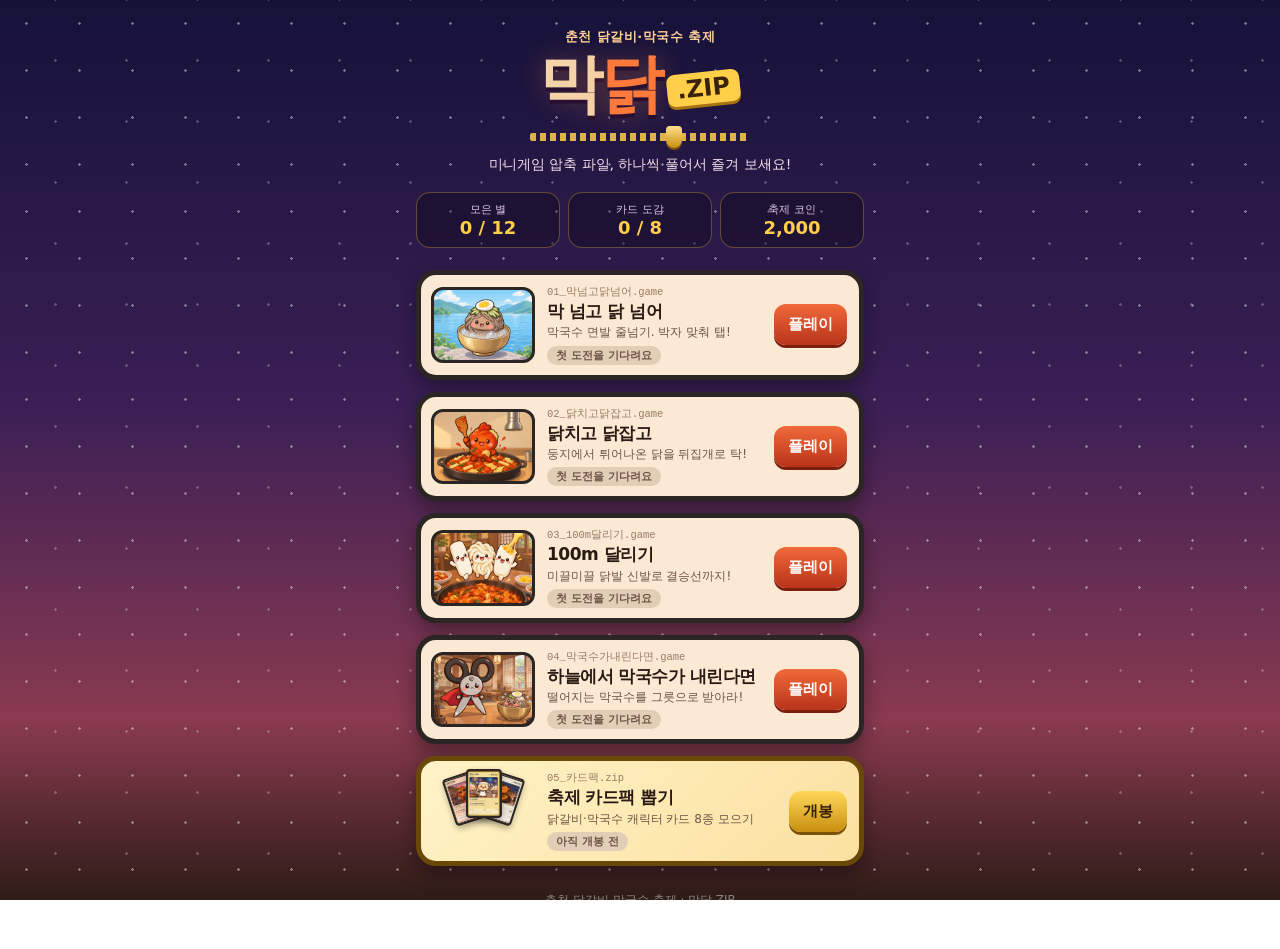
<file: index.html>
<!DOCTYPE html>
<html lang="ko">
<head>
<meta charset="UTF-8">
<meta name="viewport" content="width=device-width, initial-scale=1, viewport-fit=cover">
<meta name="theme-color" content="#151238">
<title>막닭.ZIP · 춘천 닭갈비 막국수 축제 미니게임</title>
<link rel="stylesheet" href="hub.css">
</head>
<body>
<div class="sky" aria-hidden="true"></div>
<main class="hub">
  <header class="hero">
    <p class="eyebrow">춘천 닭갈비·막국수 축제</p>
    <h1 class="logo">
      <span class="mak">막</span><span class="dak">닭</span><span class="zip">.ZIP</span>
    </h1>
    <div class="zipper" aria-hidden="true"><i></i></div>
    <p class="tagline">미니게임 압축 파일, 하나씩 풀어서 즐겨 보세요!</p>
    <div class="summary">
      <div><span>모은 별</span><b id="sumStars">0 / 12</b></div>
      <div><span>카드 도감</span><b id="sumCards">0 / 8</b></div>
      <div id="coinBox"><span>축제 코인</span><b id="sumCoins">-</b></div>
    </div>
  </header>

  <ol class="files">
    <li class="file" data-game="jumprope">
      <a class="thumb" href="minigames/jumprope/" style="--img:url(cards/02.png)" aria-label="막 넘고 닭 넘어 열기"></a>
      <div class="info">
        <p class="fname">01_막넘고닭넘어.game</p>
        <h2>막 넘고 닭 넘어</h2>
        <p class="desc">막국수 면발 줄넘기. 박자 맞춰 탭!</p>
        <p class="rec" data-rec></p>
      </div>
      <a class="btn" href="minigames/jumprope/">플레이</a>
    </li>

    <li class="file" data-game="whack">
      <a class="thumb" href="minigames/whack/" style="--img:url(cards/01.png)" aria-label="닭치고 닭잡고 열기"></a>
      <div class="info">
        <p class="fname">02_닭치고닭잡고.game</p>
        <h2>닭치고 닭잡고</h2>
        <p class="desc">둥지에서 튀어나온 닭을 뒤집개로 탁!</p>
        <p class="rec" data-rec></p>
      </div>
      <a class="btn" href="minigames/whack/">플레이</a>
    </li>

    <li class="file" data-game="run">
      <a class="thumb" href="minigames/run/" style="--img:url(cards/04.png)" aria-label="100m 달리기 열기"></a>
      <div class="info">
        <p class="fname">03_100m달리기.game</p>
        <h2>100m 달리기</h2>
        <p class="desc">미끌미끌 닭발 신발로 결승선까지!</p>
        <p class="rec" data-rec></p>
      </div>
      <a class="btn" href="minigames/run/">플레이</a>
    </li>

    <li class="file" data-game="catch">
      <a class="thumb" href="minigames/catch/" style="--img:url(cards/08.png)" aria-label="하늘에서 막국수가 내린다면 열기"></a>
      <div class="info">
        <p class="fname">04_막국수가내린다면.game</p>
        <h2>하늘에서 막국수가 내린다면</h2>
        <p class="desc">떨어지는 막국수를 그릇으로 받아라!</p>
        <p class="rec" data-rec></p>
      </div>
      <a class="btn" href="minigames/catch/">플레이</a>
    </li>

    <li class="file pack" data-game="gacha">
      <a class="thumb fan" href="gacha.html" aria-label="카드팩 열기">
        <i style="--img:url(cards/03.png)"></i><i style="--img:url(cards/07.png)"></i><i style="--img:url(cards/05.png)"></i>
      </a>
      <div class="info">
        <p class="fname">05_카드팩.zip</p>
        <h2>축제 카드팩 뽑기</h2>
        <p class="desc">닭갈비·막국수 캐릭터 카드 8종 모으기</p>
        <p class="rec" data-rec></p>
      </div>
      <a class="btn gold" href="gacha.html">개봉</a>
    </li>
  </ol>

  <footer class="foot">춘천 닭갈비 막국수 축제 · 막닭.ZIP</footer>
</main>
<div id="toast" role="status" aria-live="polite"></div>
<script src="wallet.js"></script>
<script src="hub.js"></script>
</body>
</html>
</file>
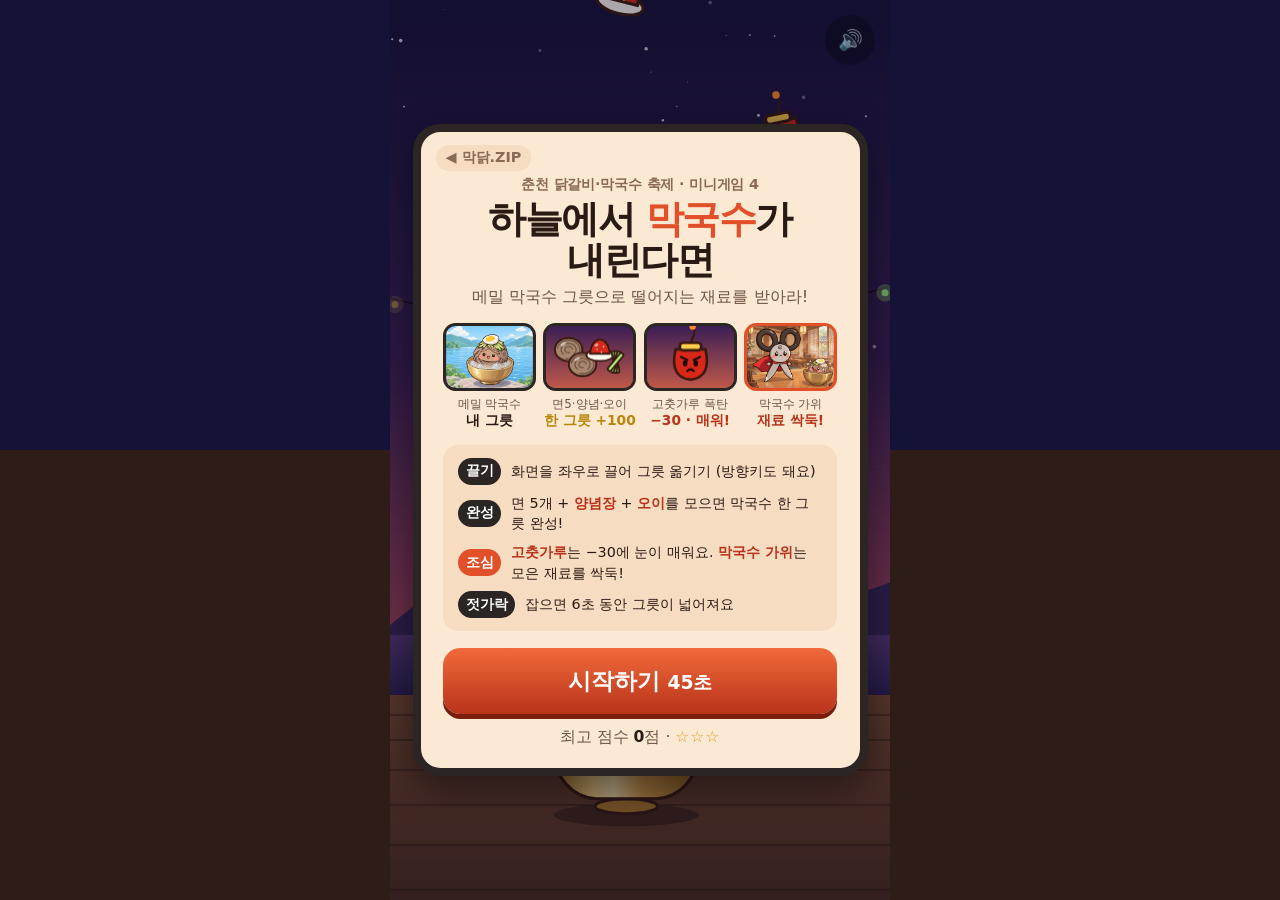
<file: minigames/catch/index.html>
<!DOCTYPE html>
<html lang="ko">
<head>
<meta charset="UTF-8">
<meta name="viewport" content="width=device-width, initial-scale=1, maximum-scale=1, user-scalable=no, viewport-fit=cover">
<meta name="theme-color" content="#151238">
<title>하늘에서 막국수가 내린다면 · 막닭.ZIP</title>
<link rel="stylesheet" href="../shared/ui.css">
<link rel="stylesheet" href="style.css">
</head>
<body>
<div id="wrap">
  <canvas id="game" aria-label="막국수 받기 게임 화면"></canvas>

  <div class="hud-btns">
    <button id="muteBtn" class="icon-btn" title="소리 켜기/끄기" aria-label="소리 켜기/끄기">🔊</button>
    <button id="pauseBtn" class="icon-btn hidden" title="일시정지" aria-label="일시정지">❚❚</button>
  </div>

  <!-- 시작 화면 -->
  <section id="title" class="overlay show">
    <div class="panel">
      <a class="back-link" href="../../index.html">◀ 막닭.ZIP</a>
      <p class="eyebrow">춘천 닭갈비·막국수 축제 · 미니게임 4</p>
      <h1>하늘에서 <em>막국수</em>가<br>내린다면</h1>
      <p class="sub">메밀 막국수 그릇으로 떨어지는 재료를 받아라!</p>

      <div class="cast four">
        <figure>
          <div class="art" style="--img:url(../../cards/02.png)"></div>
          <figcaption>메밀 막국수<b>내 그릇</b></figcaption>
        </figure>
        <figure>
          <div class="pwrap"><canvas class="portrait" data-kind="recipe"></canvas></div>
          <figcaption>면5·양념·오이<b class="gold-t">한 그릇 +100</b></figcaption>
        </figure>
        <figure>
          <div class="pwrap"><canvas class="portrait" data-kind="pepper"></canvas></div>
          <figcaption>고춧가루 폭탄<b class="no-t">−30 · 매워!</b></figcaption>
        </figure>
        <figure class="no">
          <div class="art" style="--img:url(../../cards/08.png)"></div>
          <figcaption>막국수 가위<b class="no-t">재료 싹둑!</b></figcaption>
        </figure>
      </div>

      <ul class="howto">
        <li><span class="k">끌기</span><span>화면을 좌우로 끌어 그릇 옮기기 (방향키도 돼요)</span></li>
        <li><span class="k">완성</span><span>면 5개 + <b>양념장</b> + <b>오이</b>를 모으면 막국수 한 그릇 완성!</span></li>
        <li><span class="k red">조심</span><span><b>고춧가루</b>는 −30에 눈이 매워요. <b>막국수 가위</b>는 모은 재료를 싹둑!</span></li>
        <li><span class="k">젓가락</span><span>잡으면 6초 동안 그릇이 넓어져요</span></li>
      </ul>

      <button id="startBtn" class="btn primary">시작하기 <small>45초</small></button>
      <p class="best">최고 점수 <b id="bestTitle">0</b>점 · <span id="starsTitle">☆☆☆</span></p>
    </div>
  </section>

  <!-- 일시정지 -->
  <section id="pause" class="overlay">
    <div class="panel small">
      <h2>잠깐 쉬는 중</h2>
      <p class="sub">하늘도 잠깐 쉬고 있어요</p>
      <button id="resumeBtn" class="btn primary">계속하기</button>
      <button id="quitBtn" class="btn ghost">그만하기</button>
    </div>
  </section>

  <!-- 결과 -->
  <section id="result" class="overlay">
    <div class="panel">
      <a class="back-link" href="../../index.html">◀ 막닭.ZIP</a>
      <p class="eyebrow">결과</p>
      <div class="big"><span id="resScore">0</span><small>점</small></div>
      <div class="stars" id="resStars"><i>★</i><i>★</i><i>★</i></div>
      <p class="goal" id="goalText"></p>
      <div id="newBest" class="newbest hidden">NEW 최고 점수!</div>
      <dl class="stats">
        <div><dt>완성 그릇</dt><dd id="resBowls">0</dd></div>
        <div><dt>받은 면</dt><dd id="resNoodles">0</dd></div>
        <div><dt>고춧가루</dt><dd id="resPepper">0</dd></div>
        <div><dt>최고 점수</dt><dd id="resBest">0</dd></div>
      </dl>
      <div class="reward" id="resReward"></div>
      <div class="boss">
        <div class="art" style="--img:url(../../cards/07.png)"></div>
        <p class="bubble" id="resLine"></p>
      </div>
      <div class="row">
        <button id="homeBtn" class="btn ghost">처음으로</button>
        <button id="retryBtn" class="btn primary">다시 하기</button>
      </div>
    </div>
  </section>
</div>
<script src="../../wallet.js"></script>
<script src="game.js"></script>
</body>
</html>
</file>
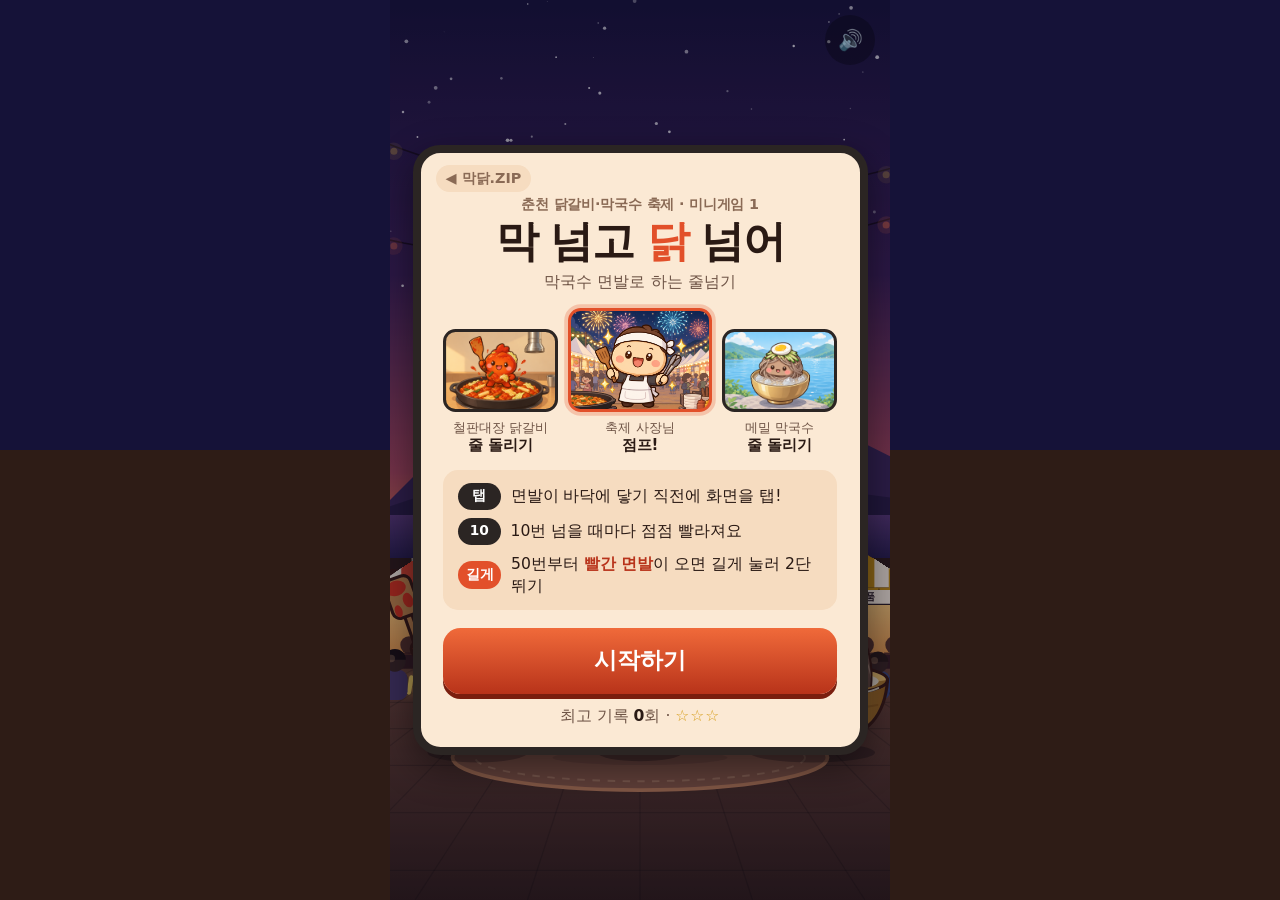
<file: minigames/jumprope/index.html>
<!DOCTYPE html>
<html lang="ko">
<head>
<meta charset="UTF-8">
<meta name="viewport" content="width=device-width, initial-scale=1, maximum-scale=1, user-scalable=no, viewport-fit=cover">
<meta name="theme-color" content="#151238">
<title>막 넘고 닭 넘어 · 춘천 닭갈비 막국수 축제</title>
<link rel="stylesheet" href="../shared/ui.css">
</head>
<body>
<div id="wrap">
  <canvas id="game" aria-label="줄넘기 게임 화면"></canvas>

  <div class="hud-btns">
    <button id="muteBtn" class="icon-btn" title="소리 켜기/끄기" aria-label="소리 켜기/끄기">🔊</button>
    <button id="pauseBtn" class="icon-btn hidden" title="일시정지" aria-label="일시정지">❚❚</button>
  </div>

  <!-- 시작 화면 -->
  <section id="title" class="overlay show">
    <div class="panel">
      <a class="back-link" href="../../index.html">◀ 막닭.ZIP</a>
      <p class="eyebrow">춘천 닭갈비·막국수 축제 · 미니게임 1</p>
      <h1>막 넘고 <em>닭</em> 넘어</h1>
      <p class="sub">막국수 면발로 하는 줄넘기</p>

      <div class="cast">
        <figure>
          <div class="art" style="--img:url(../../cards/01.png)"></div>
          <figcaption>철판대장 닭갈비<b>줄 돌리기</b></figcaption>
        </figure>
        <figure class="me">
          <div class="art" style="--img:url(../../cards/07.png)"></div>
          <figcaption>축제 사장님<b>점프!</b></figcaption>
        </figure>
        <figure>
          <div class="art" style="--img:url(../../cards/02.png)"></div>
          <figcaption>메밀 막국수<b>줄 돌리기</b></figcaption>
        </figure>
      </div>

      <ul class="howto">
        <li><span class="k">탭</span><span>면발이 바닥에 닿기 직전에 화면을 탭!</span></li>
        <li><span class="k">10</span><span>10번 넘을 때마다 점점 빨라져요</span></li>
        <li><span class="k red">길게</span><span>50번부터 <b>빨간 면발</b>이 오면 길게 눌러 2단 뛰기</span></li>
      </ul>

      <button id="startBtn" class="btn primary">시작하기</button>
      <p class="best">최고 기록 <b id="bestTitle">0</b>회 · <span id="starsTitle">☆☆☆</span></p>
    </div>
  </section>

  <!-- 일시정지 -->
  <section id="pause" class="overlay">
    <div class="panel small">
      <h2>잠깐 쉬는 중</h2>
      <p class="sub">면발이 멈춰 있어요</p>
      <button id="resumeBtn" class="btn primary">계속하기</button>
      <button id="quitBtn" class="btn ghost">그만하기</button>
    </div>
  </section>

  <!-- 결과 -->
  <section id="result" class="overlay">
    <div class="panel">
      <a class="back-link" href="../../index.html">◀ 막닭.ZIP</a>
      <p class="eyebrow">결과</p>
      <div class="big"><span id="resJumps">0</span><small>회</small></div>
      <div class="stars" id="resStars"><i>★</i><i>★</i><i>★</i></div>
      <p class="goal">★ 10회 · ★★ 30회 · ★★★ 60회</p>
      <div id="newBest" class="newbest hidden">NEW 최고 기록!</div>
      <dl class="stats">
        <div><dt>점수</dt><dd id="resScore">0</dd></div>
        <div><dt>Perfect</dt><dd id="resPerfect">0</dd></div>
        <div><dt>최대 연속</dt><dd id="resStreak">0</dd></div>
        <div><dt>최고 기록</dt><dd id="resBest">0</dd></div>
      </dl>
      <div class="reward" id="resReward"></div>
      <div class="boss">
        <div class="art" style="--img:url(../../cards/07.png)"></div>
        <p class="bubble" id="resLine"></p>
      </div>
      <div class="row">
        <button id="homeBtn" class="btn ghost">처음으로</button>
        <button id="retryBtn" class="btn primary">다시 하기</button>
      </div>
    </div>
  </section>
</div>
<script src="../../wallet.js"></script>
<script src="game.js"></script>
</body>
</html>
</file>
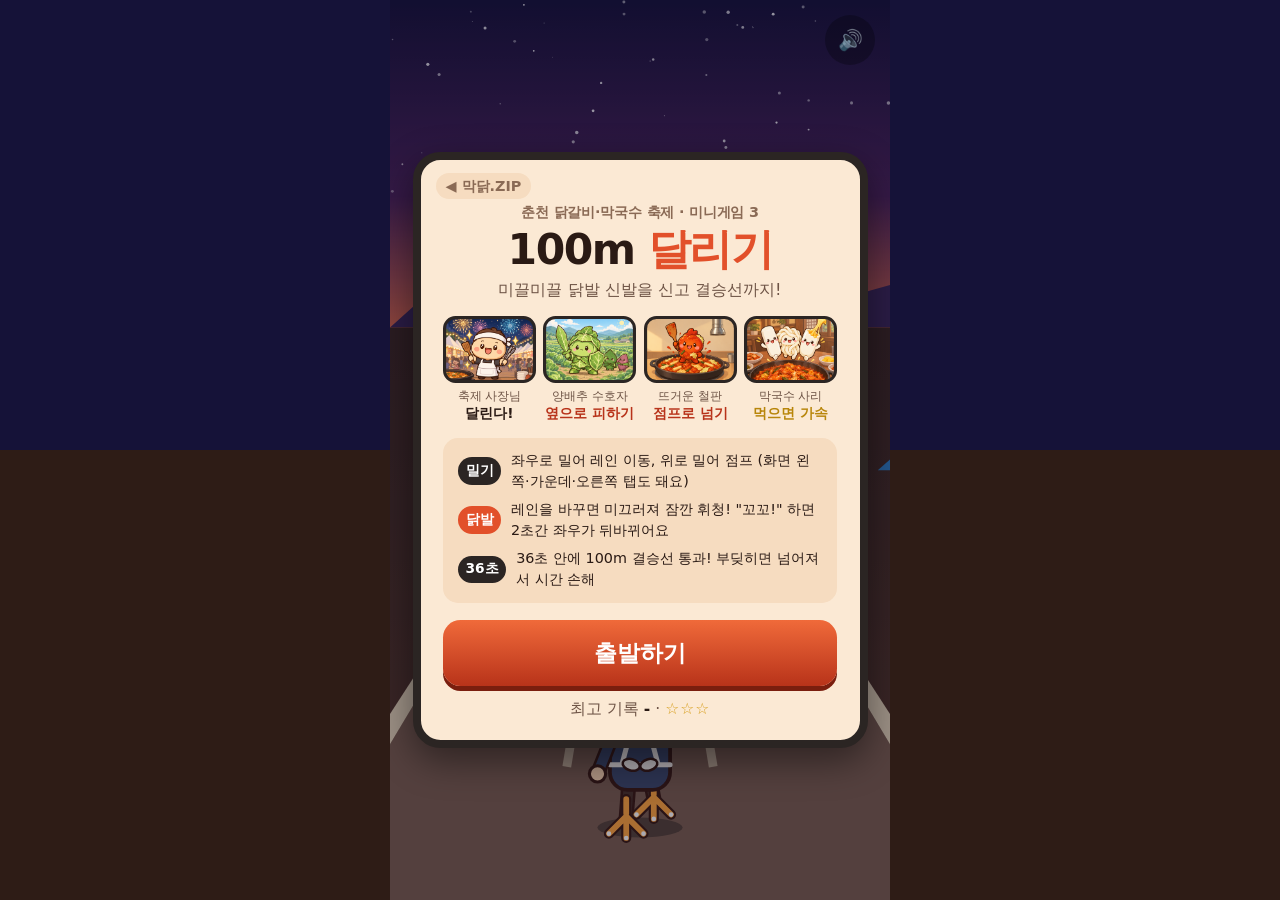
<file: minigames/run/index.html>
<!DOCTYPE html>
<html lang="ko">
<head>
<meta charset="UTF-8">
<meta name="viewport" content="width=device-width, initial-scale=1, maximum-scale=1, user-scalable=no, viewport-fit=cover">
<meta name="theme-color" content="#151238">
<title>100m 달리기 · 막닭.ZIP</title>
<link rel="stylesheet" href="../shared/ui.css">
<link rel="stylesheet" href="style.css">
</head>
<body>
<div id="wrap">
  <canvas id="game" aria-label="100m 달리기 게임 화면"></canvas>

  <div class="hud-btns">
    <button id="muteBtn" class="icon-btn" title="소리 켜기/끄기" aria-label="소리 켜기/끄기">🔊</button>
    <button id="pauseBtn" class="icon-btn hidden" title="일시정지" aria-label="일시정지">❚❚</button>
  </div>

  <!-- 시작 화면 -->
  <section id="title" class="overlay show">
    <div class="panel">
      <a class="back-link" href="../../index.html">◀ 막닭.ZIP</a>
      <p class="eyebrow">춘천 닭갈비·막국수 축제 · 미니게임 3</p>
      <h1>100m <em>달리기</em></h1>
      <p class="sub">미끌미끌 닭발 신발을 신고 결승선까지!</p>

      <div class="cast four">
        <figure>
          <div class="art" style="--img:url(../../cards/07.png)"></div>
          <figcaption>축제 사장님<b>달린다!</b></figcaption>
        </figure>
        <figure>
          <div class="art" style="--img:url(../../cards/06.png)"></div>
          <figcaption>양배추 수호자<b class="no-t">옆으로 피하기</b></figcaption>
        </figure>
        <figure>
          <div class="art" style="--img:url(../../cards/01.png)"></div>
          <figcaption>뜨거운 철판<b class="no-t">점프로 넘기</b></figcaption>
        </figure>
        <figure>
          <div class="art" style="--img:url(../../cards/04.png)"></div>
          <figcaption>막국수 사리<b class="gold-t">먹으면 가속</b></figcaption>
        </figure>
      </div>

      <ul class="howto">
        <li><span class="k">밀기</span><span>좌우로 밀어 레인 이동, 위로 밀어 점프 (화면 왼쪽·가운데·오른쪽 탭도 돼요)</span></li>
        <li><span class="k red">닭발</span><span>레인을 바꾸면 미끄러져 잠깐 휘청! "꼬꼬!" 하면 2초간 좌우가 뒤바뀌어요</span></li>
        <li><span class="k">36초</span><span>36초 안에 100m 결승선 통과! 부딪히면 넘어져서 시간 손해</span></li>
      </ul>

      <button id="startBtn" class="btn primary">출발하기</button>
      <p class="best">최고 기록 <b id="bestTitle">-</b> · <span id="starsTitle">☆☆☆</span></p>
    </div>
  </section>

  <!-- 일시정지 -->
  <section id="pause" class="overlay">
    <div class="panel small">
      <h2>잠깐 쉬는 중</h2>
      <p class="sub">닭발 신발 끈 다시 묶는 중…</p>
      <button id="resumeBtn" class="btn primary">계속하기</button>
      <button id="quitBtn" class="btn ghost">그만하기</button>
    </div>
  </section>

  <!-- 결과 -->
  <section id="result" class="overlay">
    <div class="panel">
      <a class="back-link" href="../../index.html">◀ 막닭.ZIP</a>
      <p class="eyebrow" id="resEyebrow">결과</p>
      <div class="big"><span id="resMain">0</span><small id="resUnit">초</small></div>
      <div class="stars" id="resStars"><i>★</i><i>★</i><i>★</i></div>
      <p class="goal" id="goalText"></p>
      <div id="newBest" class="newbest hidden">NEW 최고 기록!</div>
      <dl class="stats">
        <div><dt>달린 거리</dt><dd id="resDist">0</dd></div>
        <div><dt>넘어짐</dt><dd id="resFalls">0</dd></div>
        <div><dt>사리</dt><dd id="resSari">0</dd></div>
        <div><dt>최고 기록</dt><dd id="resBest">-</dd></div>
      </dl>
      <div class="reward" id="resReward"></div>
      <div class="boss">
        <div class="art" style="--img:url(../../cards/07.png)"></div>
        <p class="bubble" id="resLine"></p>
      </div>
      <div class="row">
        <button id="homeBtn" class="btn ghost">처음으로</button>
        <button id="retryBtn" class="btn primary">다시 하기</button>
      </div>
    </div>
  </section>
</div>
<script src="../../wallet.js"></script>
<script src="game.js"></script>
</body>
</html>
</file>
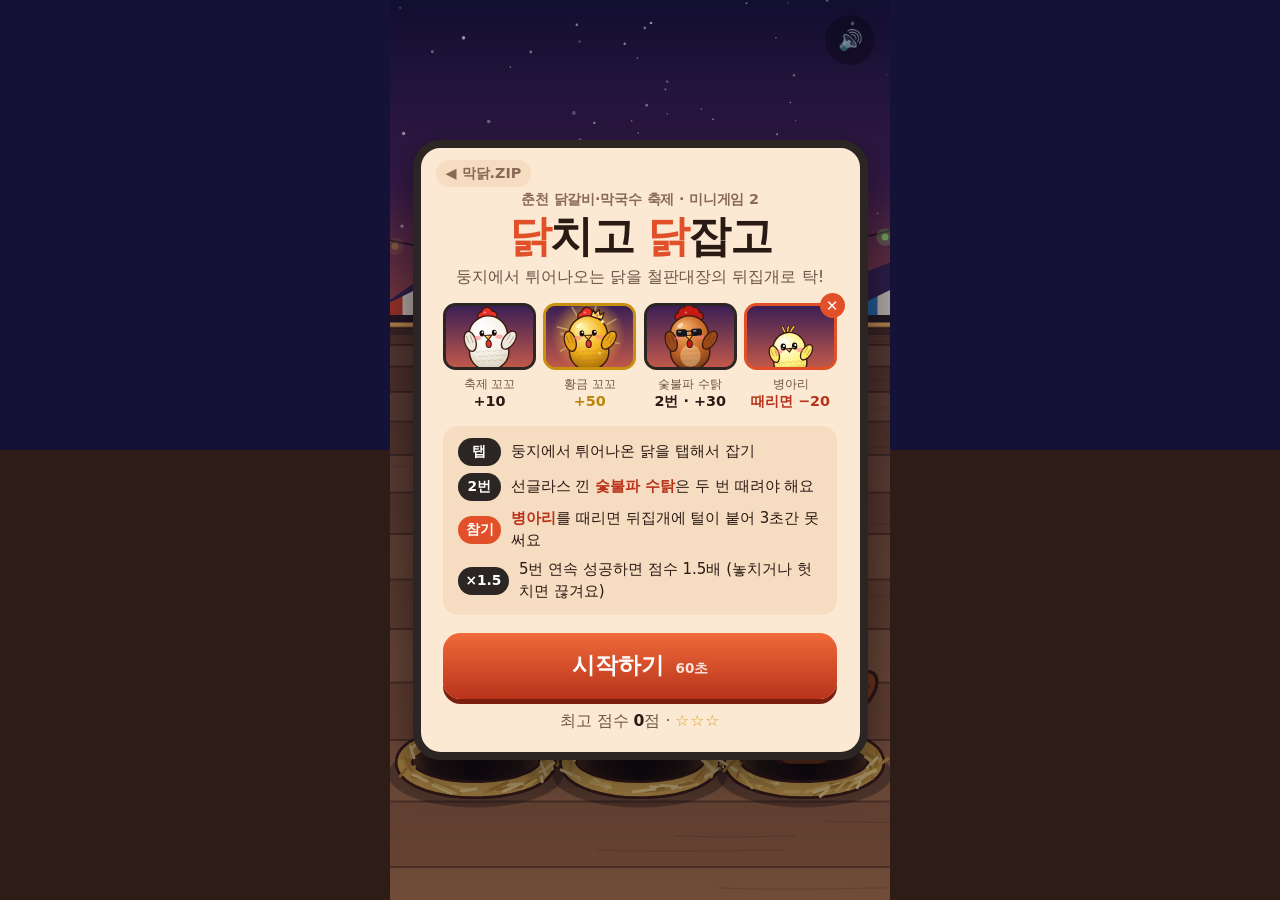
<file: minigames/whack/index.html>
<!DOCTYPE html>
<html lang="ko">
<head>
<meta charset="UTF-8">
<meta name="viewport" content="width=device-width, initial-scale=1, maximum-scale=1, user-scalable=no, viewport-fit=cover">
<meta name="theme-color" content="#151238">
<title>닭치고 닭잡고 · 춘천 닭갈비 막국수 축제</title>
<link rel="stylesheet" href="../shared/ui.css">
<link rel="stylesheet" href="style.css">
</head>
<body>
<div id="wrap">
  <canvas id="game" aria-label="닭 잡기 게임 화면"></canvas>

  <div class="hud-btns">
    <button id="muteBtn" class="icon-btn" title="소리 켜기/끄기" aria-label="소리 켜기/끄기">🔊</button>
    <button id="pauseBtn" class="icon-btn hidden" title="일시정지" aria-label="일시정지">❚❚</button>
  </div>

  <!-- 시작 화면 -->
  <section id="title" class="overlay show">
    <div class="panel">
      <a class="back-link" href="../../index.html">◀ 막닭.ZIP</a>
      <p class="eyebrow">춘천 닭갈비·막국수 축제 · 미니게임 2</p>
      <h1><em>닭</em>치고 <em>닭</em>잡고</h1>
      <p class="sub">둥지에서 튀어나오는 닭을 철판대장의 뒤집개로 탁!</p>

      <div class="cast four">
        <figure>
          <div class="pwrap"><canvas class="portrait" data-kind="basic"></canvas></div>
          <figcaption>축제 꼬꼬<b>+10</b></figcaption>
        </figure>
        <figure>
          <div class="pwrap"><canvas class="portrait goldc" data-kind="gold"></canvas></div>
          <figcaption>황금 꼬꼬<b class="gold-t">+50</b></figcaption>
        </figure>
        <figure>
          <div class="pwrap"><canvas class="portrait" data-kind="tough"></canvas></div>
          <figcaption>숯불파 수탉<b>2번 · +30</b></figcaption>
        </figure>
        <figure class="no">
          <div class="pwrap"><canvas class="portrait" data-kind="chick"></canvas></div>
          <figcaption>병아리<b class="no-t">때리면 −20</b></figcaption>
        </figure>
      </div>

      <ul class="howto">
        <li><span class="k">탭</span><span>둥지에서 튀어나온 닭을 탭해서 잡기</span></li>
        <li><span class="k">2번</span><span>선글라스 낀 <b>숯불파 수탉</b>은 두 번 때려야 해요</span></li>
        <li><span class="k red">참기</span><span><b>병아리</b>를 때리면 뒤집개에 털이 붙어 3초간 못 써요</span></li>
        <li><span class="k">×1.5</span><span>5번 연속 성공하면 점수 1.5배 (놓치거나 헛치면 끊겨요)</span></li>
      </ul>

      <button id="startBtn" class="btn primary">시작하기 <small>60초</small></button>
      <p class="best">최고 점수 <b id="bestTitle">0</b>점 · <span id="starsTitle">☆☆☆</span></p>
    </div>
  </section>

  <!-- 일시정지 -->
  <section id="pause" class="overlay">
    <div class="panel small">
      <h2>잠깐 쉬는 중</h2>
      <p class="sub">닭들도 둥지에서 쉬는 중이에요</p>
      <button id="resumeBtn" class="btn primary">계속하기</button>
      <button id="quitBtn" class="btn ghost">그만하기</button>
    </div>
  </section>

  <!-- 결과 -->
  <section id="result" class="overlay">
    <div class="panel">
      <a class="back-link" href="../../index.html">◀ 막닭.ZIP</a>
      <p class="eyebrow">결과</p>
      <div class="big"><span id="resScore">0</span><small>점</small></div>
      <div class="stars" id="resStars"><i>★</i><i>★</i><i>★</i></div>
      <p class="goal" id="goalText"></p>
      <div id="newBest" class="newbest hidden">NEW 최고 점수!</div>
      <dl class="stats">
        <div><dt>잡은 닭</dt><dd id="resCaught">0</dd></div>
        <div><dt>황금 꼬꼬</dt><dd id="resGold">0</dd></div>
        <div><dt>최대 콤보</dt><dd id="resCombo">0</dd></div>
        <div><dt>최고 점수</dt><dd id="resBest">0</dd></div>
      </dl>
      <div class="reward" id="resReward"></div>
      <div class="boss">
        <div class="art" style="--img:url(../../cards/07.png)"></div>
        <p class="bubble" id="resLine"></p>
      </div>
      <div class="row">
        <button id="homeBtn" class="btn ghost">처음으로</button>
        <button id="retryBtn" class="btn primary">다시 하기</button>
      </div>
    </div>
  </section>
</div>
<script src="../../wallet.js"></script>
<script src="game.js"></script>
</body>
</html>
</file>
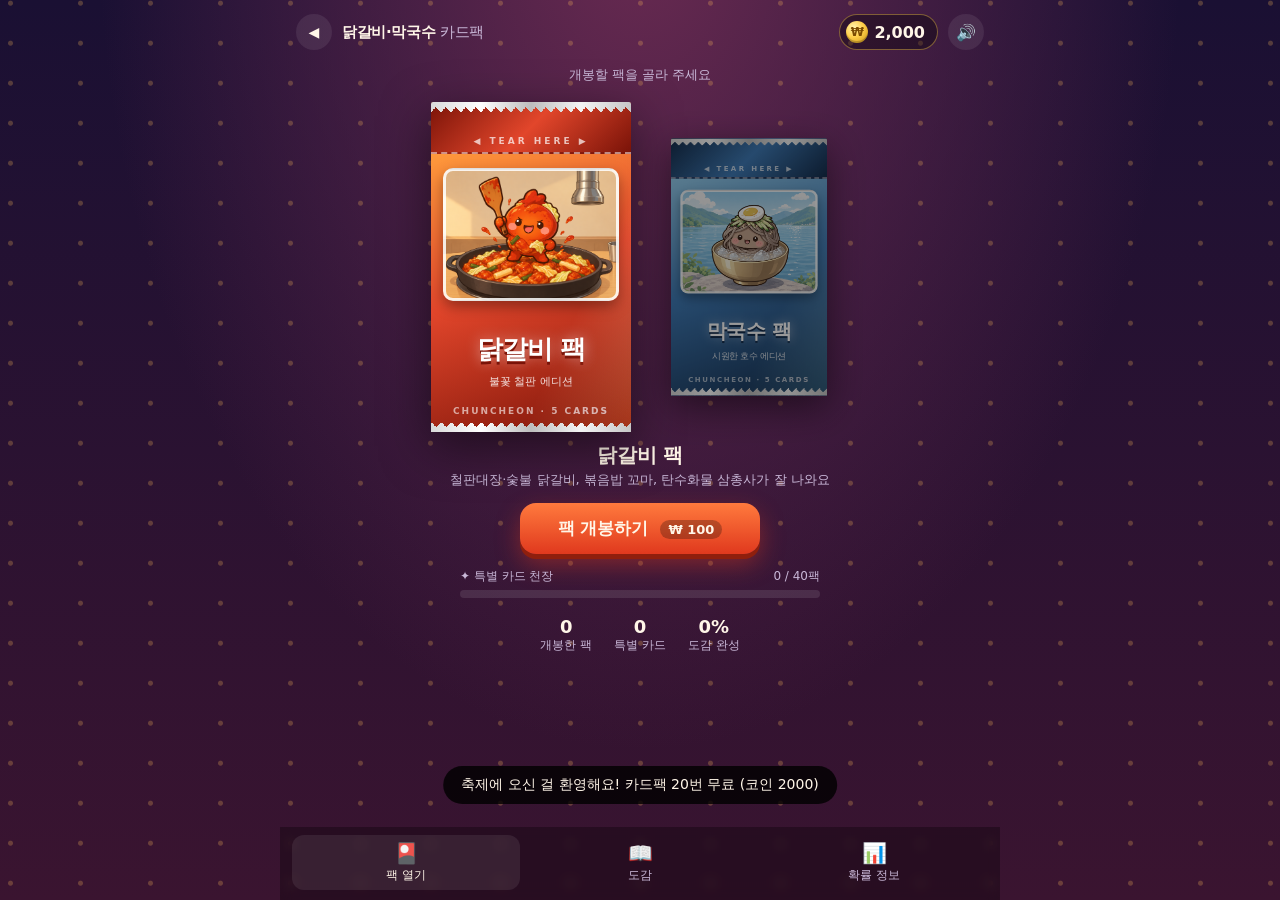
<file: gacha.html>
<!DOCTYPE html>
<html lang="ko">
<head>
<meta charset="UTF-8">
<meta name="viewport" content="width=device-width, initial-scale=1, maximum-scale=1, user-scalable=no">
<title>축제 카드팩 · 막닭.ZIP</title>
<link rel="stylesheet" href="style.css">
</head>
<body>
<div id="app">
  <header class="topbar">
    <a class="icon-btn home-link" href="index.html" title="막닭.ZIP 목록으로" aria-label="막닭.ZIP 목록으로">◀</a>
    <div class="logo"><b>닭갈비·막국수</b> 카드팩</div>
    <div class="wallet" title="축제 코인"><span class="coin-ico">₩</span><span id="coins">0</span></div>
    <button id="soundBtn" class="icon-btn" title="소리 켜기/끄기">🔊</button>
  </header>

  <main>
    <section id="shop" class="screen active">
      <p class="shop-guide">개봉할 팩을 골라 주세요</p>
      <div class="pack-select" id="packSelect"></div>
      <div class="pack-info" id="packInfo"></div>
      <div class="shop-actions">
        <button id="openBtn" class="btn primary">팩 개봉하기 <small id="costLabel"></small></button>
        <a id="earnLink" class="btn ghost hidden" href="index.html">코인이 모자라요 · 미니게임으로 벌러 가기 ▶</a>
      </div>
      <div class="pity">
        <div class="pity-label"><span>✦ 특별 카드 천장</span><span id="pityText"></span></div>
        <div class="pity-bar"><i id="pityFill"></i></div>
      </div>
      <div class="stats" id="stats"></div>
    </section>

    <section id="collection" class="screen">
      <div class="col-head">
        <h2>카드 도감</h2>
        <span id="colProgress"></span>
      </div>
      <div class="col-bar"><i id="colFill"></i></div>
      <div class="col-grid" id="colGrid"></div>
      <button id="resetBtn" class="link-btn">기록 초기화</button>
    </section>
  </main>

  <nav class="tabbar">
    <button data-tab="shop" class="active"><span>🎴</span>팩 열기</button>
    <button data-tab="collection"><span>📖</span>도감</button>
    <button id="ratesBtn"><span>📊</span>확률 정보</button>
  </nav>
</div>

<!-- 개봉 무대 -->
<div id="stage" class="stage hidden">
  <div class="stage-bg"></div>
  <div class="rays"></div>
  <div class="stage-pack" id="stagePack"></div>
  <div class="card-stack" id="cardStack"></div>
  <div class="counter" id="counter"></div>
  <div class="hint" id="stageHint"></div>
  <div class="banner" id="banner"></div>
  <div class="summary hidden" id="summary"></div>
  <button id="skipBtn" class="skip">모두 공개 ≫</button>
</div>

<canvas id="fx"></canvas>
<div id="flash"></div>
<div id="modal" class="modal hidden"></div>
<div id="toast"></div>

<script src="wallet.js"></script>
<script src="game.js"></script>
</body>
</html>
</file>
<file: hub.css>
/* 막닭.ZIP — 미니게임 모음 첫 화면 */
:root {
  --ink: #2a1a14;
  --cream: #fbe9d4;
  --cream2: #f6dcc0;
  --red: #e2502a;
  --red2: #b8331a;
  --gold: #ffcf4a;
  --font: "Pretendard", "Apple SD Gothic Neo", "Malgun Gothic", "Noto Sans KR", system-ui, sans-serif;
}
* { box-sizing: border-box; -webkit-tap-highlight-color: transparent; }
html, body { margin: 0; min-height: 100%; }
body {
  font-family: var(--font); color: var(--ink);
  background: linear-gradient(180deg, #151238 0%, #3b1f55 45%, #8a3a50 80%, #2e1c16 100%) fixed;
}
a { color: inherit; text-decoration: none; }

/* 밤하늘 별 + 줄 조명 */
.sky {
  position: fixed; inset: 0; pointer-events: none;
  background:
    radial-gradient(circle, rgba(255,255,255,.7) 0 1px, transparent 1.5px) 0 0 / 53px 47px,
    radial-gradient(circle, rgba(255,255,255,.45) 0 1px, transparent 1.5px) 20px 30px / 71px 61px;
  opacity: .6;
}

.hub { position: relative; max-width: 480px; margin: 0 auto; padding: 28px 16px 40px; }

/* ---------- 머리 ---------- */
.hero { text-align: center; color: #fff; }
.eyebrow { margin: 0; font-size: 13px; font-weight: 700; color: #ffcf9a; letter-spacing: .5px; }
.logo {
  margin: 6px 0 0; font-size: 64px; font-weight: 900; letter-spacing: -3px; line-height: 1;
  text-shadow: 0 4px 0 #2a1030, 0 0 24px rgba(255,140,60,.35);
}
.logo .mak { color: #f4d3a8; }
.logo .dak { color: #ff7a3a; }
.logo .zip {
  display: inline-block; margin-left: 6px; vertical-align: 10px;
  font-size: 24px; letter-spacing: 0; padding: 4px 10px; border-radius: 8px;
  background: var(--gold); color: #3a2208; text-shadow: none;
  box-shadow: 0 3px 0 #a87410; transform: rotate(-6deg);
}
/* 지퍼 장식 */
.zipper { position: relative; height: 14px; margin: 14px auto 0; width: 220px; }
.zipper::before {
  content: ""; position: absolute; inset: 3px 0;
  background: repeating-linear-gradient(90deg, #ffcf4a 0 6px, transparent 6px 10px);
  border-radius: 2px; opacity: .85;
}
.zipper i {
  position: absolute; left: 62%; top: -4px; width: 16px; height: 22px; border-radius: 4px 4px 8px 8px;
  background: linear-gradient(#ffe08a, #c8900f); box-shadow: 0 2px 0 #7a5208;
  animation: unzip 3.5s ease-in-out infinite alternate;
}
@keyframes unzip { from { left: 4%; } to { left: 88%; } }
.tagline { margin: 12px 0 0; font-size: 14px; color: #f2dcea; }

.summary {
  display: grid; grid-template-columns: repeat(3, 1fr); gap: 8px; margin-top: 18px;
}
.summary div {
  background: rgba(0,0,0,.28); border: 1px solid rgba(255,207,74,.3);
  border-radius: 14px; padding: 9px 4px;
}
.summary span { display: block; font-size: 11px; color: #d8c4e0; }
.summary b { font-size: 18px; color: var(--gold); font-variant-numeric: tabular-nums; }

/* ---------- 게임 파일 목록 ---------- */
.files { list-style: none; margin: 22px 0 0; padding: 0; display: flex; flex-direction: column; gap: 12px; }
.file {
  display: grid; grid-template-columns: 104px 1fr auto; align-items: center; gap: 12px;
  background: var(--cream); border: 5px solid #2b2523; border-radius: 20px; padding: 10px 12px 10px 10px;
  box-shadow: 0 8px 20px rgba(0,0,0,.35);
  animation: rise .45s backwards;
}
.file:nth-child(2) { animation-delay: .06s; } .file:nth-child(3) { animation-delay: .12s; }
.file:nth-child(4) { animation-delay: .18s; } .file:nth-child(5) { animation-delay: .24s; }
@keyframes rise { from { opacity: 0; transform: translateY(12px); } }

.thumb {
  display: block; aspect-ratio: 540 / 392; border-radius: 12px; border: 3px solid #2b2523;
  background-image: var(--img); background-size: 116.67% auto; background-position: 50% 24.6%;
}
.file.soon .thumb { filter: grayscale(.55) brightness(.9); }
.info { min-width: 0; }
.fname { margin: 0; font-size: 10.5px; font-family: ui-monospace, Consolas, monospace; color: #9a7a66; }
.info h2 { margin: 2px 0 0; font-size: 17px; font-weight: 900; letter-spacing: -.5px; line-height: 1.2; }
.desc { margin: 3px 0 0; font-size: 12px; color: #6e5446; line-height: 1.35; }
.rec { margin: 5px 0 0; font-size: 12px; font-weight: 700; color: #4a3226; min-height: 1em; }
.rec .stars { color: #e0a010; letter-spacing: 1px; }
.tag {
  display: inline-block; background: #e2cdb6; color: #6e5446; border-radius: 999px;
  padding: 2px 9px; font-size: 11px; font-weight: 800;
}

.btn {
  align-self: center; white-space: nowrap;
  background: linear-gradient(180deg, #f06a3a, var(--red2)); color: #fff;
  font-weight: 900; font-size: 15px; padding: 11px 14px; border-radius: 12px;
  box-shadow: 0 3px 0 #7a1e0e; transition: transform .08s;
}
.btn:active { transform: translateY(2px); box-shadow: 0 1px 0 #7a1e0e; }
.btn.ghost { background: transparent; color: #6e5446; border: 2px solid #d9bba0; box-shadow: none; padding: 9px 11px; font-size: 13px; }
.btn.gold { background: linear-gradient(180deg, #ffd85a, #c8900f); color: #3a2208; box-shadow: 0 3px 0 #7a5208; }

/* 카드팩: 카드 세 장을 부채꼴로 */
.file.pack { background: linear-gradient(135deg, #fff3c8, #fbe0a0); border-color: #6a4808; }
.thumb.fan { position: relative; border: 0; background: none; aspect-ratio: 540 / 392; }
.thumb.fan i {
  position: absolute; top: -6%; left: 34%; width: 34%; aspect-ratio: 630 / 880;
  background: var(--img) center / cover; border-radius: 4px; border: 2px solid #2b2523;
  box-shadow: 0 3px 6px rgba(0,0,0,.3); transform-origin: 50% 100%;
}
.thumb.fan i:nth-child(1) { transform: rotate(-18deg) translateX(-30%); }
.thumb.fan i:nth-child(3) { transform: rotate(18deg) translateX(30%); }
.thumb.fan i:nth-child(2) { z-index: 1; }

.foot { margin-top: 26px; text-align: center; font-size: 12px; color: rgba(255,255,255,.45); }

@media (max-width: 420px) {
  .file { grid-template-columns: 78px 1fr auto; gap: 10px; padding: 9px 10px 9px 9px; border-width: 4px; }
  .info h2 { font-size: 15.5px; }
  .desc { font-size: 11.5px; }
  .btn { font-size: 14px; padding: 10px 11px; }
  .btn.ghost { font-size: 12px; padding: 8px 8px; }
  .logo { font-size: 56px; }
}
@media (max-width: 330px) {
  .file { grid-template-columns: 70px 1fr; }
  .file .btn { grid-column: 1 / -1; text-align: center; }
}

/* 이스터에그: 로고 연타 */
.logo { cursor: pointer; user-select: none; -webkit-user-select: none; }
.logo.tap { animation: tap .18s; }
@keyframes tap { 50% { transform: scale(.94) rotate(-2deg); } }
.logo.inf .zip { background: linear-gradient(90deg, #ff9ad0, #ffcf4a, #7ad8ff); }
.summary #coinBox.inf { border-color: #ff9ad0; box-shadow: 0 0 14px rgba(255,154,208,.5); }
.summary #coinBox.inf b { color: #ff9ad0; }

#toast {
  position: fixed; left: 50%; bottom: 28px; transform: translate(-50%, 20px); opacity: 0;
  max-width: 90vw; padding: 12px 18px; border-radius: 14px;
  background: rgba(20,10,30,.92); color: #fff; font-size: 14px; font-weight: 700; text-align: center;
  box-shadow: 0 8px 24px rgba(0,0,0,.4); transition: opacity .2s, transform .2s; pointer-events: none; z-index: 10;
}
#toast.show { opacity: 1; transform: translate(-50%, 0); }
</file>
<file: minigames/shared/ui.css>
:root {
  --u: 1px; /* 게임 화면 배율 (game.js에서 설정) */
  --ink: #2a1a14;
  --cream: #fbe9d4;
  --cream2: #f6dcc0;
  --red: #e2502a;
  --red2: #b8331a;
  --gold: #ffcf4a;
  --font: "Pretendard", "Apple SD Gothic Neo", "Malgun Gothic", "Noto Sans KR", system-ui, sans-serif;
}
* { box-sizing: border-box; -webkit-tap-highlight-color: transparent; }
html, body { margin: 0; height: 100%; overflow: hidden; }
body {
  /* 세로로 긴 폰에서 위·아래 남는 공간을 하늘/바닥 색으로 채움 */
  background: linear-gradient(180deg, #151238 0 50%, #2e1c16 50% 100%);
  font-family: var(--font);
  color: var(--ink);
  display: flex; align-items: center; justify-content: center;
  user-select: none; -webkit-user-select: none;
  touch-action: none;
}
button { font-family: inherit; cursor: pointer; }
.hidden { display: none !important; }

#wrap { position: relative; overflow: hidden; touch-action: none; }
#game { display: block; width: 100%; height: 100%; }

/* ---------- 상단 버튼 ---------- */
.hud-btns {
  position: absolute; top: calc(var(--u) * 12); right: calc(var(--u) * 12);
  display: flex; gap: calc(var(--u) * 8); z-index: 5;
}
.icon-btn {
  width: calc(var(--u) * 40); height: calc(var(--u) * 40); border-radius: 50%;
  border: 0; background: rgba(0, 0, 0, .35); color: #fff;
  font-size: calc(var(--u) * 16); line-height: 1;
}

/* ---------- 오버레이 공통 ---------- */
.overlay {
  position: absolute; inset: 0; z-index: 10;
  display: flex; align-items: center; justify-content: center;
  padding: calc(var(--u) * 18);
  background: rgba(13, 11, 36, .35);
  opacity: 0; pointer-events: none; transition: opacity .25s;
}
.overlay.show { opacity: 1; pointer-events: auto; }

/* 카드 느낌의 패널 */
.panel {
  width: 100%;
  background: var(--cream);
  border: calc(var(--u) * 7) solid #2b2523;
  border-radius: calc(var(--u) * 22);
  padding: calc(var(--u) * 18) calc(var(--u) * 18) calc(var(--u) * 16);
  text-align: center;
  box-shadow: 0 calc(var(--u) * 10) calc(var(--u) * 30) rgba(0,0,0,.45);
  transform: translateY(calc(var(--u) * 14)); transition: transform .3s;
}
.overlay.show .panel { transform: none; }
.panel.small { width: 78%; }

.eyebrow { margin: 0; font-size: calc(var(--u) * 11.5); color: #8a6a55; font-weight: 600; letter-spacing: -.2px; }
h1 { margin: calc(var(--u) * 4) 0 0; font-size: calc(var(--u) * 34); font-weight: 900; letter-spacing: -1.5px; line-height: 1.1; }
h1 em { font-style: normal; color: var(--red); }
h2 { margin: 0; font-size: calc(var(--u) * 24); font-weight: 900; }
.sub { margin: calc(var(--u) * 4) 0 calc(var(--u) * 12); font-size: calc(var(--u) * 13); color: #6e5446; }

/* 카드 일러스트 크롭 (카드 원본 630×880 중 그림 영역 540×392) */
.art {
  background-image: var(--img);
  background-size: 116.67% auto;
  background-position: 50% 24.6%;
  aspect-ratio: 540 / 392;
  border: calc(var(--u) * 3) solid #2b2523;
  border-radius: calc(var(--u) * 10);
}

.cast { display: flex; gap: calc(var(--u) * 8); align-items: flex-end; margin-bottom: calc(var(--u) * 12); }
.cast figure { margin: 0; flex: 1; }
.cast figure.me { flex: 1.25; }
.cast figure.me .art { border-color: var(--red); box-shadow: 0 0 0 calc(var(--u) * 3) rgba(226,80,42,.25); }
.cast figcaption { margin-top: calc(var(--u) * 5); font-size: calc(var(--u) * 10.5); color: #6e5446; line-height: 1.3; }
.cast figcaption b { display: block; font-size: calc(var(--u) * 12); color: var(--ink); }

.howto {
  list-style: none; margin: 0 0 calc(var(--u) * 14); padding: calc(var(--u) * 10) calc(var(--u) * 12);
  background: var(--cream2); border-radius: calc(var(--u) * 12);
  text-align: left; font-size: calc(var(--u) * 12.5); line-height: 1.45;
}
.howto li { display: flex; align-items: center; gap: calc(var(--u) * 8); }
.howto li + li { margin-top: calc(var(--u) * 6); }
.howto .k {
  flex: none; min-width: calc(var(--u) * 34); text-align: center;
  background: #2b2523; color: #fff; border-radius: 999px;
  font-size: calc(var(--u) * 11); font-weight: 800; padding: calc(var(--u) * 3) calc(var(--u) * 6);
}
.howto .k.red { background: var(--red); }
.howto b { color: var(--red2); }

.btn {
  display: block; width: 100%; border: 0; border-radius: calc(var(--u) * 14);
  padding: calc(var(--u) * 14) 0; font-size: calc(var(--u) * 18); font-weight: 900;
  transition: transform .08s;
}
.btn:active { transform: scale(.97); }
.btn.primary { background: linear-gradient(180deg, #f06a3a, var(--red2)); color: #fff; box-shadow: 0 calc(var(--u) * 4) 0 #7a1e0e; }
.btn.ghost { background: transparent; color: #6e5446; border: calc(var(--u) * 2) solid #d9bba0; margin-top: calc(var(--u) * 8); }
.row { display: flex; gap: calc(var(--u) * 8); }
.row .btn { margin-top: 0; flex: 1.4; width: auto; white-space: nowrap; }
.row .btn.ghost { flex: 1; }

.best { margin: calc(var(--u) * 10) 0 0; font-size: calc(var(--u) * 12.5); color: #6e5446; }
.best b { color: var(--ink); }
#starsTitle { color: #d8a020; letter-spacing: 1px; }

/* ---------- 결과 ---------- */
.big { font-size: calc(var(--u) * 64); font-weight: 900; letter-spacing: -2px; line-height: 1; margin-top: calc(var(--u) * 4); }
.big small { font-size: calc(var(--u) * 22); margin-left: calc(var(--u) * 4); }
.stars { margin-top: calc(var(--u) * 6); font-size: calc(var(--u) * 30); letter-spacing: calc(var(--u) * 4); }
.stars i { font-style: normal; color: #e2cdb6; display: inline-block; }
.stars i.on { color: #f0b020; animation: pop .45s backwards; text-shadow: 0 calc(var(--u) * 2) 0 #b07810; }
.stars i.on:nth-child(2) { animation-delay: .15s; }
.stars i.on:nth-child(3) { animation-delay: .3s; }
@keyframes pop { from { transform: scale(0) rotate(-40deg); } 70% { transform: scale(1.3); } }
.goal { margin: 0; font-size: calc(var(--u) * 10.5); color: #9a7a66; }
.newbest {
  display: inline-block; margin-top: calc(var(--u) * 8);
  background: var(--red); color: #fff; font-weight: 900; font-size: calc(var(--u) * 12);
  padding: calc(var(--u) * 4) calc(var(--u) * 12); border-radius: 999px;
  animation: pop .5s .4s backwards;
}
.stats {
  display: grid; grid-template-columns: repeat(4, 1fr); gap: calc(var(--u) * 6);
  margin: calc(var(--u) * 12) 0; padding: 0;
}
.stats div { background: var(--cream2); border-radius: calc(var(--u) * 10); padding: calc(var(--u) * 7) 0; }
.stats dt { font-size: calc(var(--u) * 10); color: #8a6a55; }
.stats dd { margin: calc(var(--u) * 2) 0 0; font-size: calc(var(--u) * 17); font-weight: 900; }

.boss { display: flex; align-items: center; gap: calc(var(--u) * 10); margin-bottom: calc(var(--u) * 14); }
.boss .art { width: 38%; flex: none; }
.bubble {
  position: relative; flex: 1; margin: 0; text-align: left;
  background: #fff; border: calc(var(--u) * 2) solid #2b2523; border-radius: calc(var(--u) * 12);
  padding: calc(var(--u) * 9) calc(var(--u) * 11); font-size: calc(var(--u) * 13); font-weight: 600; line-height: 1.4;
}
.bubble::before {
  content: ""; position: absolute; left: calc(var(--u) * -9); top: 50%;
  border: calc(var(--u) * 7) solid transparent; border-right-color: #2b2523; transform: translateY(-50%);
}

/* ---------- 막닭.ZIP 목록으로 돌아가기 ---------- */
.panel { position: relative; }
.back-link {
  position: absolute; left: calc(var(--u) * 12); top: calc(var(--u) * 10);
  font-size: calc(var(--u) * 11.5); font-weight: 800; color: #8a6a55; text-decoration: none;
  padding: calc(var(--u) * 3) calc(var(--u) * 8); border-radius: 999px; background: var(--cream2);
}
.back-link:active { transform: scale(.96); }
.panel > .eyebrow:first-of-type { margin-top: calc(var(--u) * 16); }
a.btn { text-align: center; text-decoration: none; }

/* ---------- 결과: 축제 코인 획득 ---------- */
.reward {
  display: flex; align-items: center; justify-content: center; flex-wrap: wrap; gap: calc(var(--u) * 4);
  margin: calc(var(--u) * -4) 0 calc(var(--u) * 12); padding: calc(var(--u) * 8) calc(var(--u) * 10);
  background: linear-gradient(90deg, #fff3c8, #ffe08a); border: calc(var(--u) * 2) solid #c8900f;
  border-radius: calc(var(--u) * 12); font-size: calc(var(--u) * 13); font-weight: 700; color: #5a3a08;
}
.reward:empty { display: none; }
.reward .coin {
  display: inline-flex; align-items: center; justify-content: center;
  width: calc(var(--u) * 20); height: calc(var(--u) * 20); border-radius: 50%;
  background: #ffcf4a; border: calc(var(--u) * 2) solid #a87410; font-size: calc(var(--u) * 11); font-weight: 900;
}
.reward b { font-size: calc(var(--u) * 17); color: #8a4a00; }
.reward small { font-size: calc(var(--u) * 11); color: #8a6a30; }
.reward a {
  margin-left: calc(var(--u) * 6); padding: calc(var(--u) * 4) calc(var(--u) * 10); border-radius: 999px;
  background: #c8900f; color: #fff; text-decoration: none; font-size: calc(var(--u) * 12); font-weight: 900;
}
</file>
<file: minigames/catch/style.css>
/* 하늘에서 막국수가 내린다면 전용 스타일 (공통은 ../shared/ui.css) */
#wrap { touch-action: none; }
h1 { font-size: calc(var(--u) * 30); }
.cast.four { gap: calc(var(--u) * 6); }
.cast.four figure { flex: 1; }
.cast.four figcaption { font-size: calc(var(--u) * 9.5); }
.cast.four figcaption b { font-size: calc(var(--u) * 11); }
.gold-t { color: #b8860b !important; }
.no-t { color: var(--red2) !important; }
.howto { font-size: calc(var(--u) * 11.5); }

.pwrap { position: relative; }
.portrait {
  display: block; width: 100%; aspect-ratio: 540 / 392;
  border: calc(var(--u) * 3) solid #2b2523; border-radius: calc(var(--u) * 10);
  background: linear-gradient(#3b1f55, #c0584a);
}
.cast figure.no .art { border-color: var(--red); }
</file>
<file: minigames/run/style.css>
/* 100m 달리기 전용 스타일 (공통은 ../shared/ui.css) */
.cast.four { gap: calc(var(--u) * 6); }
.cast.four figure { flex: 1; }
.cast.four figcaption { font-size: calc(var(--u) * 9.5); }
.cast.four figcaption b { font-size: calc(var(--u) * 11); }
.gold-t { color: #b8860b !important; }
.no-t { color: var(--red2) !important; }
.howto { font-size: calc(var(--u) * 11.5); }
</file>
<file: minigames/whack/style.css>
/* 닭치고 닭잡고 전용 스타일 (공통은 ../shared/ui.css) */
#wrap { cursor: none; }
#wrap .overlay.show, #wrap button { cursor: pointer; }

.cast.four { gap: calc(var(--u) * 6); }
.cast.four figure { flex: 1; }
.cast.four figcaption { font-size: calc(var(--u) * 9.5); }
.cast.four figcaption b { font-size: calc(var(--u) * 11.5); }
/* 타이틀 닭 소개 그림 (game.js가 캔버스에 직접 그림) */
.pwrap { position: relative; }
.portrait {
  display: block; width: 100%; aspect-ratio: 540 / 392;
  border: calc(var(--u) * 3) solid #2b2523; border-radius: calc(var(--u) * 10);
  background: linear-gradient(#3b1f55, #c0584a);
}
.portrait.goldc { border-color: #c8900f; }
.gold-t { color: #b8860b !important; }
.cast figure.no .portrait { border-color: var(--red); }
.cast figure.no .pwrap::after {
  content: "✕"; position: absolute; right: calc(var(--u) * -6); top: calc(var(--u) * -8);
  width: calc(var(--u) * 20); height: calc(var(--u) * 20); border-radius: 50%;
  background: var(--red); color: #fff; font-weight: 900; font-size: calc(var(--u) * 12);
  display: flex; align-items: center; justify-content: center;
}
.no-t { color: var(--red2) !important; }
.btn small { font-size: .6em; opacity: .85; margin-left: .3em; }
.howto { font-size: calc(var(--u) * 12); }
</file>
<file: style.css>
/* ============ 기본 ============ */
:root {
  --bg1: #1a1033;
  --bg2: #3a1430;
  --gold: #ffcf4a;
  --gold2: #c8900f;
  --text: #fff6e8;
  --muted: #c9b8d8;
  --card-w: min(300px, 68vw, 40vh);
  --font: "Pretendard", "Apple SD Gothic Neo", "Malgun Gothic", "Noto Sans KR", system-ui, sans-serif;
}
* { box-sizing: border-box; -webkit-tap-highlight-color: transparent; }
html, body { margin: 0; height: 100%; overflow: hidden; }
body {
  font-family: var(--font);
  color: var(--text);
  background:
    radial-gradient(circle at 15% 8%, rgba(255, 190, 90, .25) 0 2px, transparent 3px) 0 0 / 70px 40px,
    radial-gradient(ellipse at 50% -10%, #6b2b52 0%, transparent 60%),
    linear-gradient(180deg, var(--bg1), var(--bg2));
  user-select: none;
  -webkit-user-select: none;
}
button { font-family: inherit; cursor: pointer; }
.hidden { display: none !important; }

#app { height: 100%; display: flex; flex-direction: column; max-width: 720px; margin: 0 auto; }

/* ============ 상단 바 ============ */
.topbar {
  display: flex; align-items: center; gap: 10px;
  padding: 14px 16px 8px;
}
.logo { flex: 1; font-size: 15px; letter-spacing: -.3px; color: var(--muted); }
.logo b { color: var(--text); }
.wallet {
  display: flex; align-items: center; gap: 6px;
  background: rgba(0,0,0,.35); border: 1px solid rgba(255,207,74,.4);
  padding: 6px 12px 6px 6px; border-radius: 999px; font-weight: 800; font-variant-numeric: tabular-nums;
}
.wallet.bump { animation: bump .4s; }
@keyframes bump { 40% { transform: scale(1.15); } }
.coin-ico {
  width: 22px; height: 22px; border-radius: 50%; display: grid; place-items: center;
  font-size: 12px; color: #7a4a00;
  background: radial-gradient(circle at 35% 30%, #fff3b0, var(--gold) 45%, var(--gold2));
  box-shadow: inset 0 -2px 0 rgba(0,0,0,.2);
}
.icon-btn { background: rgba(255,255,255,.08); border: 0; color: var(--text); width: 36px; height: 36px; border-radius: 50%; font-size: 16px; }

main { flex: 1; position: relative; overflow: hidden; }
.screen { position: absolute; inset: 0; overflow-y: auto; padding: 4px 16px 24px; display: none; }
.screen.active { display: block; animation: fadeIn .3s; }
@keyframes fadeIn { from { opacity: 0; transform: translateY(8px); } }

/* ============ 하단 탭 ============ */
.tabbar { display: flex; gap: 6px; padding: 8px 12px calc(10px + env(safe-area-inset-bottom)); background: rgba(0,0,0,.3); backdrop-filter: blur(6px); }
.tabbar button {
  flex: 1; background: none; border: 0; color: var(--muted); padding: 6px 0; border-radius: 12px;
  display: flex; flex-direction: column; align-items: center; gap: 2px; font-size: 12px;
}
.tabbar button span { font-size: 20px; }
.tabbar button.active { color: var(--text); background: rgba(255,255,255,.08); }

/* ============ 상점 ============ */
.shop-guide { text-align: center; color: var(--muted); font-size: 13px; margin: 4px 0 0; }
.pack-select { display: flex; justify-content: center; align-items: center; gap: 18px; padding: 18px 0 10px; min-height: 340px; }
.pack-option { transition: transform .35s, filter .35s, opacity .35s; transform: scale(.78); filter: brightness(.6) saturate(.7); cursor: pointer; }
.pack-option.selected { transform: scale(1); filter: none; animation: float 3s ease-in-out infinite; }
@keyframes float { 50% { transform: translateY(-8px) rotate(-1deg); } }
.pack-info { text-align: center; min-height: 44px; }
.pack-info h3 { margin: 0 0 2px; font-size: 20px; }
.pack-info p { margin: 0; font-size: 13px; color: var(--muted); }
.shop-actions { display: flex; flex-direction: column; align-items: center; gap: 10px; margin: 14px 0; }

.btn { border: 0; border-radius: 16px; padding: 14px 28px; font-size: 17px; font-weight: 800; color: var(--text); }
.btn.primary {
  min-width: 240px;
  background: linear-gradient(180deg, #ff7a3d, #e0391e);
  box-shadow: 0 5px 0 #8f1f0d, 0 10px 24px rgba(224,57,30,.45);
  transition: transform .1s, box-shadow .1s;
}
.btn.primary:active { transform: translateY(4px); box-shadow: 0 1px 0 #8f1f0d; }
.btn.primary:disabled { filter: grayscale(.8) brightness(.7); cursor: not-allowed; }
.btn.primary small { display: inline-block; margin-left: 6px; padding: 2px 8px; border-radius: 99px; background: rgba(0,0,0,.25); font-size: 13px; }
.btn.ghost { background: rgba(255,207,74,.15); border: 1px solid rgba(255,207,74,.5); color: var(--gold); font-size: 14px; padding: 10px 18px; }
.btn.light { background: rgba(255,255,255,.12); font-size: 15px; padding: 12px 22px; }

.pity { max-width: 360px; margin: 6px auto 0; }
.pity-label { display: flex; justify-content: space-between; font-size: 12px; color: var(--muted); margin-bottom: 5px; }
.pity-bar, .col-bar { height: 8px; border-radius: 99px; background: rgba(255,255,255,.1); overflow: hidden; }
.pity-bar i, .col-bar i { display: block; height: 100%; width: 0; border-radius: inherit; background: linear-gradient(90deg, var(--gold2), var(--gold), #fff1b8); transition: width .5s; }
.stats { display: flex; justify-content: center; gap: 22px; margin-top: 18px; font-size: 12px; color: var(--muted); text-align: center; }
.stats b { display: block; font-size: 18px; color: var(--text); }

/* ============ 카드팩 ============ */
.pack {
  --c1: #e2462b; --c2: #ff9a3c; --c3: #7a1308;
  position: relative; width: 200px; height: 330px;
  filter: drop-shadow(0 14px 24px rgba(0,0,0,.5));
}
.pack .zig { position: absolute; left: 0; right: 0; height: 10px; background: linear-gradient(90deg, #d9d9d9, #ffffff, #bdbdbd, #f4f4f4, #c6c6c6); }
.pack .zig.top { top: 0; -webkit-mask: conic-gradient(from -45deg at bottom, #000 90deg, #0000 0) 50% / 10px 100%; mask: conic-gradient(from -45deg at bottom, #000 90deg, #0000 0) 50% / 10px 100%; }
.pack .zig.bottom { bottom: 0; -webkit-mask: conic-gradient(from 135deg at top, #000 90deg, #0000 0) 50% / 10px 100%; mask: conic-gradient(from 135deg at top, #000 90deg, #0000 0) 50% / 10px 100%; }
.pack-top, .pack-body { position: absolute; left: 0; right: 0; overflow: hidden; }
.pack-top {
  top: 0; height: 15%;
  background: linear-gradient(135deg, var(--c3), var(--c1) 50%, var(--c3));
  border-radius: 2px 2px 0 0;
  transition: transform .7s cubic-bezier(.3,.6,.4,1), opacity .7s;
  transform-origin: 100% 100%;
}
.pack-top .tear-label {
  position: absolute; left: 0; right: 0; bottom: 6px; text-align: center;
  font-size: 9px; letter-spacing: 3px; color: rgba(255,255,255,.7); font-weight: 700;
}
.pack-body {
  top: 15%; bottom: 0;
  background: linear-gradient(160deg, var(--c2), var(--c1) 45%, var(--c3));
  border-top: 2px dashed rgba(255,255,255,.5);
  transition: transform .8s cubic-bezier(.5,0,.7,.4), opacity .8s;
}
.pack-art {
  position: absolute; left: 12px; right: 12px; top: 14px; height: 48%;
  border-radius: 10px; border: 3px solid rgba(255,255,255,.85);
  background-size: 125% auto; background-position: 50% 25%; background-repeat: no-repeat;
  box-shadow: 0 6px 14px rgba(0,0,0,.35);
}
.pack-title {
  position: absolute; left: 0; right: 0; top: 64%; text-align: center;
  font-size: 26px; font-weight: 900; letter-spacing: -1px; color: #fff;
  text-shadow: 0 3px 0 var(--c3), 0 0 14px rgba(255,255,255,.5);
}
.pack-sub { position: absolute; left: 0; right: 0; top: 79%; text-align: center; font-size: 11px; color: rgba(255,255,255,.85); }
.pack-logo { position: absolute; left: 0; right: 0; bottom: 16px; text-align: center; font-size: 9px; letter-spacing: 2px; color: rgba(255,255,255,.6); font-weight: 700; }
.pack-foil {
  position: absolute; inset: 0; pointer-events: none; mix-blend-mode: soft-light;
  background: linear-gradient(115deg, transparent 30%, rgba(255,255,255,.75) 45%, transparent 60%) 0 0 / 300% 100%;
  animation: foilSweep 3.5s linear infinite;
}
@keyframes foilSweep { from { background-position: 120% 0; } to { background-position: -120% 0; } }

/* ============ 개봉 무대 ============ */
.stage { position: fixed; inset: 0; z-index: 50; overflow: hidden; touch-action: none; }
.stage-bg {
  position: absolute; inset: 0;
  background: radial-gradient(ellipse at 50% 40%, #4a1c55, #0a0518 70%);
  animation: fadeIn .35s;
  transition: background .8s;
}
.stage.dim .stage-bg { background: radial-gradient(ellipse at 50% 45%, rgba(40,20,0,.9), #000 65%); }
.stage.shake { animation: shake .5s; }
@keyframes shake {
  10%, 90% { transform: translate(-2px, 1px); } 20%, 80% { transform: translate(4px, -2px); }
  30%, 50%, 70% { transform: translate(-7px, 3px); } 40%, 60% { transform: translate(7px, -3px); }
}
.rays {
  position: absolute; left: 50%; top: 45%; width: 180vmax; height: 180vmax; margin: -90vmax 0 0 -90vmax;
  background: repeating-conic-gradient(from 0deg, rgba(255,214,90,.0) 0 7deg, rgba(255,214,90,.28) 9deg 13deg, rgba(255,214,90,0) 15deg 22.5deg);
  -webkit-mask: radial-gradient(circle, #000 0, transparent 45%); mask: radial-gradient(circle, #000 0, transparent 45%);
  opacity: 0; transform: scale(.4); transition: opacity .6s, transform 1s;
  animation: spin 18s linear infinite; pointer-events: none;
}
.stage.rays-on .rays { opacity: 1; transform: scale(1); }
.stage.rays-rainbow .rays {
  background: repeating-conic-gradient(from 0deg, hsla(0,100%,70%,.0) 0 7deg, hsla(0,100%,70%,.25) 9deg 11deg, hsla(60,100%,70%,.25) 12deg, hsla(200,100%,70%,.25) 14deg, transparent 16deg 22.5deg);
}
@keyframes spin { to { rotate: 360deg; } }

.stage-pack { position: absolute; left: 50%; top: 46%; transform: translate(-50%, -50%) scale(1.25); transition: transform .5s; }
.stage-pack .pack { animation: packIn .6s cubic-bezier(.2,1.4,.5,1); }
@keyframes packIn { from { transform: translateY(60vh) rotate(8deg) scale(.6); } }
.stage-pack.aura-gold .pack { filter: drop-shadow(0 0 18px rgba(255,200,60,.9)) drop-shadow(0 0 40px rgba(255,170,30,.6)); animation: packIn .6s cubic-bezier(.2,1.4,.5,1), auraPulse 1.2s .6s infinite alternate; }
.stage-pack.aura-rainbow .pack { animation: packIn .6s cubic-bezier(.2,1.4,.5,1), rainbowAura 1.6s .6s linear infinite; }
@keyframes auraPulse { to { filter: drop-shadow(0 0 28px rgba(255,220,90,1)) drop-shadow(0 0 70px rgba(255,170,30,.8)); } }
@keyframes rainbowAura {
  0% { filter: drop-shadow(0 0 22px #ff5a7a); } 33% { filter: drop-shadow(0 0 22px #ffe25a); }
  66% { filter: drop-shadow(0 0 22px #5ad8ff); } 100% { filter: drop-shadow(0 0 22px #ff5a7a); }
}
.cut-zone { position: absolute; left: -24px; right: -24px; top: -20px; height: calc(15% + 34px); cursor: ew-resize; z-index: 3; }
.cut-line {
  position: absolute; top: 15%; height: 3px; margin-top: -1px; left: 0; width: 0;
  background: #fff; box-shadow: 0 0 8px #fff, 0 0 18px var(--gold); border-radius: 2px; z-index: 2; pointer-events: none;
}
.cut-arrow {
  position: absolute; top: calc(15% - 30px); left: 0; right: 0; text-align: center; font-size: 13px; font-weight: 700;
  color: #fff; text-shadow: 0 1px 4px #000; pointer-events: none; animation: nudge 1.4s ease-in-out infinite; z-index: 4;
}
@keyframes nudge { 50% { transform: translateX(14px); } }
.stage-pack.torn .pack-top { transform: translate(60px, -140px) rotate(28deg); opacity: 0; }
.stage-pack.torn .cut-line, .stage-pack.torn .cut-arrow { opacity: 0; }
.stage-pack.drop .pack-body, .stage-pack.drop .zig.bottom { transform: translateY(85vh); opacity: 0; transition: transform .8s cubic-bezier(.5,0,.7,.4), opacity .8s; }

.hint { position: absolute; left: 0; right: 0; bottom: calc(10% - 20px); text-align: center; font-size: 14px; color: rgba(255,255,255,.75); pointer-events: none; transition: opacity .3s; }
.counter { position: absolute; left: 0; right: 0; top: 18px; text-align: center; font-size: 14px; font-weight: 800; letter-spacing: 1px; color: rgba(255,255,255,.7); }
.skip { position: absolute; right: 16px; top: 12px; z-index: 5; border: 1px solid rgba(255,255,255,.25); background: rgba(0,0,0,.35); color: #fff; padding: 8px 14px; border-radius: 99px; font-size: 13px; }

/* ============ 카드 (3D) ============ */
.card-stack { position: absolute; left: 50%; top: 46%; width: 0; height: 0; }
.card3d {
  --w: var(--card-w);
  position: absolute; width: var(--w); aspect-ratio: 630 / 880;
  left: calc(var(--w) / -2); top: calc(var(--w) * -0.6984);
  perspective: 1200px;
  transition: transform .5s cubic-bezier(.2,.8,.3,1), opacity .5s;
  transform: translateY(var(--off, 0px)) rotate(var(--rot, 0deg));
}
.card-stack.rising .card3d { transform: translateY(70vh) scale(.7); opacity: 0; transition: none; }
.card3d.away { transform: translate(-130vw, -20vh) rotate(-35deg) !important; opacity: 0; transition: transform .5s cubic-bezier(.6,0,.8,.6), opacity .5s; }
.card3d.pop { animation: popCard .55s cubic-bezier(.2,1.6,.4,1); }
@keyframes popCard { 0% { scale: .85; } 100% { scale: 1; } }

.tilt { position: absolute; inset: 0; transform-style: preserve-3d; transform: rotateX(var(--rx, 0deg)) rotateY(var(--ry, 0deg)); transition: transform .15s ease-out; }
.card-inner { position: absolute; inset: 0; transform-style: preserve-3d; transition: transform .7s cubic-bezier(.3,1.3,.5,1); }
.card3d.flipped .card-inner { transform: rotateY(180deg); }
.card3d.noflip .card-inner { transform: none; transition: none; }
.card3d.noflip .front { transform: none; }
.face {
  position: absolute; inset: 0; border-radius: calc(var(--w) * .07); overflow: hidden;
  -webkit-backface-visibility: hidden; backface-visibility: hidden;
  box-shadow: 0 18px 40px rgba(0,0,0,.55);
}
.front { transform: rotateY(180deg); background: #222; }
.front img { width: 100%; height: 100%; display: block; pointer-events: none; -webkit-user-drag: none; }

/* 카드 뒷면 */
.back {
  background:
    radial-gradient(circle at 50% 50%, transparent 0 26%, rgba(255,207,74,.95) 26.5% 28%, transparent 28.5%),
    repeating-linear-gradient(45deg, rgba(255,255,255,.05) 0 8px, transparent 8px 16px),
    radial-gradient(circle at 50% 40%, #c4352a, #6e0f12 75%);
  border: calc(var(--w) * .035) solid #2a1408;
  display: grid; place-items: center;
}
.back::before {
  content: "춘천"; position: absolute; left: 50%; top: 50%; transform: translate(-50%, -50%);
  width: 46%; aspect-ratio: 1; border-radius: 50%; display: grid; place-items: center;
  font-size: calc(var(--w) * .12); font-weight: 900; color: #6e0f12; letter-spacing: -1px;
  background: radial-gradient(circle at 35% 30%, #fff6c8, var(--gold) 50%, var(--gold2));
  box-shadow: 0 0 0 calc(var(--w) * .012) #6e0f12, 0 0 20px rgba(255,200,80,.6);
}
.back::after {
  content: "CHUNCHEON FESTIVAL CARD"; position: absolute; bottom: 9%; left: 0; right: 0; text-align: center;
  font-size: calc(var(--w) * .035); letter-spacing: 2px; font-weight: 800; color: rgba(255,207,74,.85);
}
.card3d.hint-rare .back { box-shadow: 0 0 22px 4px rgba(255,255,255,.55), 0 18px 40px rgba(0,0,0,.55); }
.card3d.hint-holo .back { animation: rainbowGlow 1.6s linear infinite; }
.card3d.hint-gold .back { animation: goldGlow 1s ease-in-out infinite alternate; }
@keyframes rainbowGlow {
  0% { box-shadow: 0 0 26px 6px #ff5a7a; } 33% { box-shadow: 0 0 26px 6px #ffe25a; }
  66% { box-shadow: 0 0 26px 6px #5ad8ff; } 100% { box-shadow: 0 0 26px 6px #ff5a7a; }
}
@keyframes goldGlow { from { box-shadow: 0 0 18px 4px rgba(255,200,60,.7); } to { box-shadow: 0 0 40px 12px rgba(255,214,90,1); } }
.card3d.charging .tilt { animation: charge 1.4s ease-in forwards; }
.card3d.charging-short .tilt { animation: charge .6s ease-in forwards; }
@keyframes charge {
  0% { transform: none; } 20% { transform: rotate(-1deg) scale(1.01); } 30% { transform: rotate(1.5deg); }
  45% { transform: rotate(-2.5deg) scale(1.03); } 55% { transform: rotate(3deg) scale(1.04); }
  70% { transform: rotate(-4deg) scale(1.06); } 80% { transform: rotate(4deg) scale(1.08); }
  90% { transform: rotate(-5deg) scale(1.1); } 100% { transform: rotate(0) scale(1.12); }
}

/* 반짝임 레이어 */
.shine, .glare, .sparkle { position: absolute; inset: 0; pointer-events: none; border-radius: inherit; }
.glare {
  background: radial-gradient(circle at var(--gx, 50%) var(--gy, 30%), rgba(255,255,255,.45), transparent 45%);
  mix-blend-mode: overlay; opacity: 0; transition: opacity .3s;
}
.card3d:hover .glare, .card3d.touching .glare { opacity: 1; }
.r-R .shine {
  background: linear-gradient(110deg, transparent 35%, rgba(255,255,255,.6) 48%, transparent 60%) 0 0 / 300% 100%;
  mix-blend-mode: overlay; animation: foilSweep 4.5s linear infinite;
}
.holo .shine {
  background:
    repeating-linear-gradient(115deg,
      hsl(0 100% 70% / .55) 0%, hsl(50 100% 65% / .55) 6%, hsl(120 90% 65% / .55) 12%,
      hsl(190 100% 65% / .55) 18%, hsl(270 90% 70% / .55) 24%, hsl(330 100% 70% / .55) 30%) 0 0 / 220% 220%;
  mix-blend-mode: color-dodge; opacity: .5;
  animation: holoShift 6s ease-in-out infinite alternate;
}
.holo .sparkle {
  background-image:
    radial-gradient(circle, #fff 0 1px, transparent 1.6px),
    radial-gradient(circle, #fff 0 .8px, transparent 1.3px);
  background-size: 37px 41px, 23px 29px;
  background-position: 0 0, 11px 7px;
  mix-blend-mode: overlay; opacity: .9;
  animation: twinkle 2.2s ease-in-out infinite alternate;
}
@keyframes holoShift { from { background-position: 0% 0%; } to { background-position: 100% 100%; } }
@keyframes twinkle { from { opacity: .25; } to { opacity: 1; } }
.r-SP .shine {
  background:
    linear-gradient(115deg, transparent 20%, rgba(255,236,150,.9) 38%, rgba(255,255,255,.95) 45%, rgba(255,190,40,.8) 52%, transparent 70%) 0 0 / 300% 100%,
    repeating-linear-gradient(115deg, hsl(45 100% 60% / .35) 0 4%, hsl(30 100% 70% / .35) 8%, hsl(55 100% 80% / .35) 12%);
  mix-blend-mode: color-dodge; opacity: .55;
  animation: foilSweep 3s linear infinite;
}
.r-SP .sparkle {
  background-image:
    radial-gradient(circle, #fff7c2 0 1.4px, transparent 2px),
    radial-gradient(circle, #fff 0 1px, transparent 1.6px);
  background-size: 31px 37px, 19px 23px;
  background-position: 0 0, 9px 13px;
  mix-blend-mode: screen; opacity: .8;
  animation: twinkle 1.2s ease-in-out infinite alternate;
}
.r-SP.flipped .front, .r-SP.noflip .front { animation: spGlow 1.6s ease-in-out infinite alternate; }
@keyframes spGlow {
  from { box-shadow: 0 0 18px 4px rgba(255,200,60,.6), 0 18px 40px rgba(0,0,0,.55); }
  to { box-shadow: 0 0 46px 14px rgba(255,214,90,.9), 0 18px 40px rgba(0,0,0,.55); }
}
.holo.flipped .front, .holo.noflip .front { box-shadow: 0 0 24px 4px rgba(170,220,255,.5), 0 18px 40px rgba(0,0,0,.55); }

/* 공개 시 빛 스윕 */
.card3d.glint .front::after {
  content: ""; position: absolute; inset: 0; pointer-events: none;
  background: linear-gradient(110deg, transparent 30%, rgba(255,255,255,.95) 50%, transparent 70%) 0 0 / 300% 100%;
  animation: glint .9s ease-out forwards;
}
@keyframes glint { from { background-position: 150% 0; } to { background-position: -50% 0; } }

/* 배지 */
.badge-new {
  position: absolute; top: -10px; right: -8px; z-index: 5; padding: 3px 9px; border-radius: 99px;
  background: linear-gradient(180deg, #ff5d7a, #e0234e); color: #fff; font-size: 12px; font-weight: 900;
  box-shadow: 0 3px 8px rgba(0,0,0,.4); transform: translateZ(40px);
  animation: newPop .5s cubic-bezier(.2,1.8,.4,1);
}
@keyframes newPop { from { transform: scale(0); } }
.rarity-tag { display: inline-block; padding: 2px 10px; border-radius: 99px; font-size: 12px; font-weight: 800; background: rgba(255,255,255,.12); color: #fff; }
.rarity-tag.t-U { color: #a9e3ff; }
.rarity-tag.t-R { color: #fff; background: rgba(255,255,255,.22); }
.rarity-tag.t-H { background: linear-gradient(90deg, #ff7aa2, #ffe46b, #6be0ff, #c58bff); color: #2a1040; }
.rarity-tag.t-SP { background: linear-gradient(90deg, #a86c00, var(--gold), #fff1b8, var(--gold)); color: #3a2400; }

/* 이름 표시 */
.reveal-name {
  position: absolute; left: 0; right: 0; top: calc(46% + var(--card-w) * .72 + 10px); text-align: center; pointer-events: none;
  opacity: 0; transform: translateY(8px); transition: opacity .3s, transform .3s;
}
.reveal-name.show { opacity: 1; transform: none; }
.reveal-name .nm { font-size: 18px; font-weight: 900; margin-top: 4px; }
.reveal-name .dup { font-size: 12px; color: var(--gold); margin-top: 2px; }

/* 특별 배너 */
.banner {
  position: absolute; left: 0; right: 0; top: 7%; text-align: center; pointer-events: none; z-index: 4;
  opacity: 0;
}
.banner.show { animation: bannerIn 3.6s ease-out forwards; }
.banner .b-small { font-size: 14px; letter-spacing: 6px; color: #fff1b8; font-weight: 800; }
.banner .b-big {
  font-size: clamp(30px, 9vw, 52px); font-weight: 900; letter-spacing: -1px;
  background: linear-gradient(180deg, #fff9d8, var(--gold) 55%, #c07a00);
  -webkit-background-clip: text; background-clip: text; color: transparent;
  filter: drop-shadow(0 3px 0 #5a3300) drop-shadow(0 0 18px rgba(255,200,60,.8));
}
.banner.rainbow .b-big { background: linear-gradient(90deg, #ff7aa2, #ffe46b, #6be0ff, #c58bff); -webkit-background-clip: text; background-clip: text; filter: drop-shadow(0 3px 0 #3a1050); }
@keyframes bannerIn {
  0% { opacity: 0; transform: scale(2.4); letter-spacing: 20px; }
  12% { opacity: 1; transform: scale(1); letter-spacing: normal; }
  80% { opacity: 1; transform: scale(1.03); }
  100% { opacity: 0; transform: scale(1.03) translateY(-10px); }
}

/* ============ 결과 요약 ============ */
.summary {
  position: absolute; inset: 0; z-index: 6; display: flex; flex-direction: column; align-items: center; justify-content: center;
  gap: 16px; padding: 20px; animation: fadeIn .4s;
}
.summary h2 { margin: 0; font-size: 22px; }
.summary .sum-sub { margin: -8px 0 0; font-size: 13px; color: var(--muted); }
.sum-grid { display: flex; flex-wrap: wrap; justify-content: center; gap: 14px 10px; max-width: 680px; }
.sum-item { position: relative; display: flex; flex-direction: column; align-items: center; gap: 6px; animation: dealIn .45s backwards; }
.sum-item .card3d { position: relative; left: 0; top: 0; --w: min(120px, 28vw); transform: none; cursor: pointer; }
.sum-item .face { box-shadow: 0 8px 18px rgba(0,0,0,.5); }
@keyframes dealIn { from { opacity: 0; transform: translateY(30px) scale(.8); } }
.sum-actions { display: flex; gap: 10px; flex-wrap: wrap; justify-content: center; }
.sum-actions .btn.primary { min-width: 200px; }

/* ============ 도감 ============ */
.col-head { display: flex; align-items: baseline; justify-content: space-between; margin: 8px 0 8px; }
.col-head h2 { margin: 0; font-size: 22px; }
#colProgress { font-size: 13px; color: var(--muted); }
.col-grid { display: grid; grid-template-columns: repeat(auto-fill, minmax(140px, 1fr)); gap: 18px 12px; margin-top: 16px; }
.col-item { display: flex; flex-direction: column; align-items: center; gap: 6px; }
.col-item .card3d { position: relative; left: 0; top: 0; --w: 100%; width: 100%; transform: none; cursor: pointer; }
.col-item .meta { font-size: 12px; color: var(--muted); text-align: center; line-height: 1.5; }
.col-item .meta b { color: var(--text); font-size: 13px; }
.col-item.locked .card3d { cursor: default; filter: grayscale(1) brightness(.45); }
.locked-no { position: absolute; inset: 0; display: grid; place-items: center; font-size: 30px; font-weight: 900; color: rgba(255,255,255,.75); z-index: 2; }
.holo-chip { display: inline-block; margin-left: 4px; padding: 0 6px; border-radius: 99px; font-size: 10px; font-weight: 800; background: linear-gradient(90deg, #ff7aa2, #ffe46b, #6be0ff, #c58bff); color: #2a1040; }
.link-btn { display: block; margin: 30px auto 0; background: none; border: 0; color: rgba(255,255,255,.35); font-size: 12px; text-decoration: underline; }

/* ============ 모달 ============ */
.modal { position: fixed; inset: 0; z-index: 80; background: rgba(5,2,12,.86); display: flex; align-items: center; justify-content: center; padding: 20px; animation: fadeIn .25s; backdrop-filter: blur(4px); }
.modal-box { position: relative; background: #24163d; border: 1px solid rgba(255,255,255,.12); border-radius: 20px; padding: 22px; width: min(460px, 100%); max-height: 90vh; overflow-y: auto; }
.modal-box h3 { margin: 0 0 12px; }
.modal-close { position: absolute; top: 12px; right: 12px; background: rgba(255,255,255,.1); border: 0; color: #fff; width: 32px; height: 32px; border-radius: 50%; font-size: 16px; }
.rates table { width: 100%; border-collapse: collapse; font-size: 13px; margin-bottom: 14px; }
.rates th, .rates td { padding: 7px 6px; border-bottom: 1px solid rgba(255,255,255,.08); text-align: left; }
.rates th { color: var(--muted); font-weight: 600; }
.rates td:last-child, .rates th:last-child { text-align: right; font-variant-numeric: tabular-nums; }
.rates h4 { margin: 16px 0 6px; font-size: 14px; color: var(--gold); }
.rates p { font-size: 12px; color: var(--muted); line-height: 1.6; margin: 4px 0; }
.viewer { display: flex; flex-direction: column; align-items: center; gap: 14px; }
.viewer .card3d { position: relative; left: 0; top: 0; --w: min(340px, 80vw, 58vh); transform: none; }
.viewer-info { text-align: center; }
.viewer-info .nm { font-size: 20px; font-weight: 900; margin: 6px 0 2px; }
.viewer-info .sub { font-size: 13px; color: var(--muted); }
.viewer-toggle { display: flex; gap: 6px; }
.viewer-toggle button { border: 1px solid rgba(255,255,255,.2); background: none; color: #fff; padding: 6px 14px; border-radius: 99px; font-size: 13px; }
.viewer-toggle button.on { background: #fff; color: #24163d; font-weight: 800; }

/* ============ 효과 레이어 ============ */
#fx { position: fixed; inset: 0; width: 100%; height: 100%; pointer-events: none; z-index: 60; }
#flash { position: fixed; inset: 0; background: #fff; opacity: 0; pointer-events: none; z-index: 70; }
#flash.go { animation: flash .9s ease-out; }
#flash.gold { background: #fff3c4; }
@keyframes flash { 0% { opacity: 0; } 8% { opacity: 1; } 100% { opacity: 0; } }
#toast {
  position: fixed; left: 50%; bottom: 96px; transform: translate(-50%, 20px); z-index: 90; opacity: 0;
  background: rgba(0,0,0,.8); padding: 10px 18px; border-radius: 99px; font-size: 14px; transition: opacity .3s, transform .3s; pointer-events: none;
  white-space: nowrap;
}
#toast.show { opacity: 1; transform: translate(-50%, 0); }

@media (max-height: 700px) {
  .pack-select { min-height: 280px; padding-top: 8px; }
  .pack-select .pack { width: 160px; height: 264px; }
  .pack-select .pack-title { font-size: 21px; }
}
@media (prefers-reduced-motion: reduce) {
  .stage.shake { animation: none; }
  .pack-option.selected { animation: none; }
}

/* 막닭.ZIP 목록으로 돌아가기 */
.home-link { display: flex; align-items: center; justify-content: center; text-decoration: none; font-size: 14px; }

/* 미니게임으로 코인 벌러 가기 */
#earnLink { display: block; text-align: center; text-decoration: none; }
#earnLink.hidden { display: none; }
/* 이스터에그: 무한 코인 */
.wallet.inf { border-color: #ff9ad0; box-shadow: 0 0 12px rgba(255,154,208,.6); }
</file>
